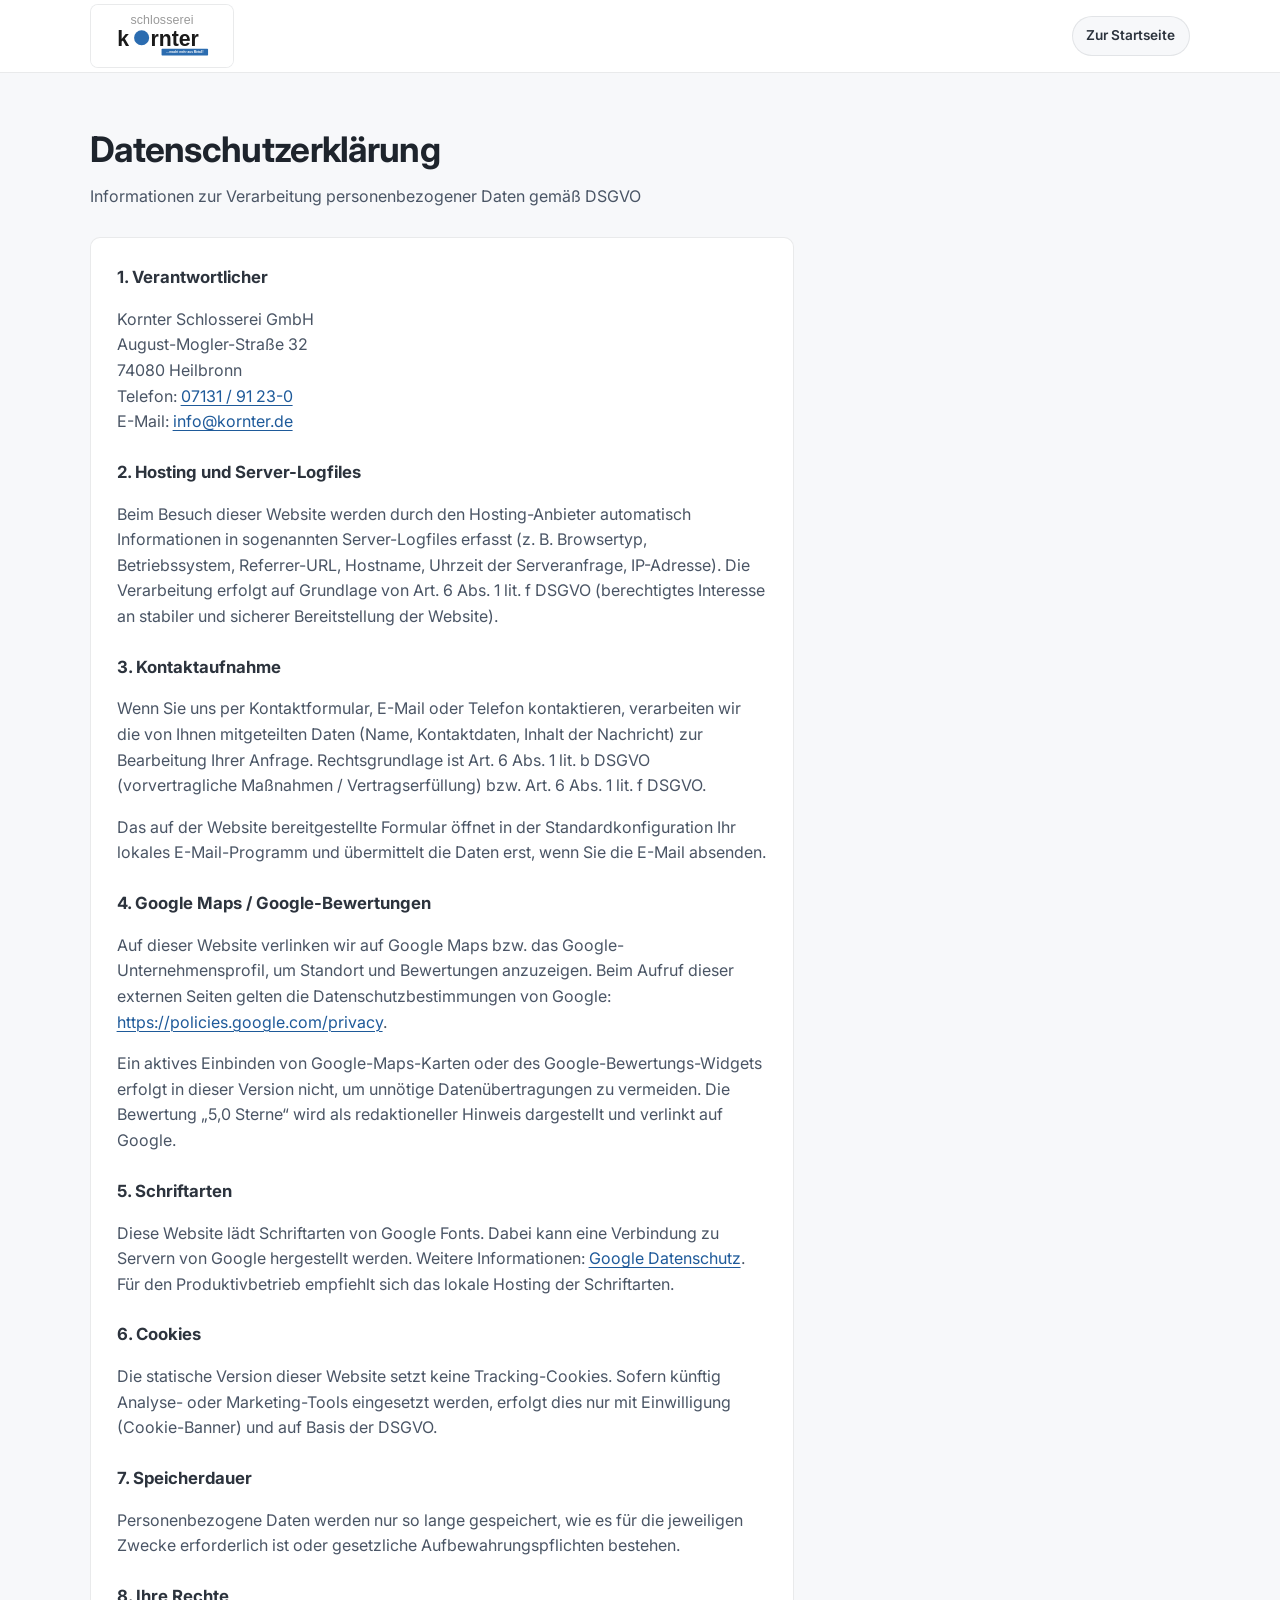
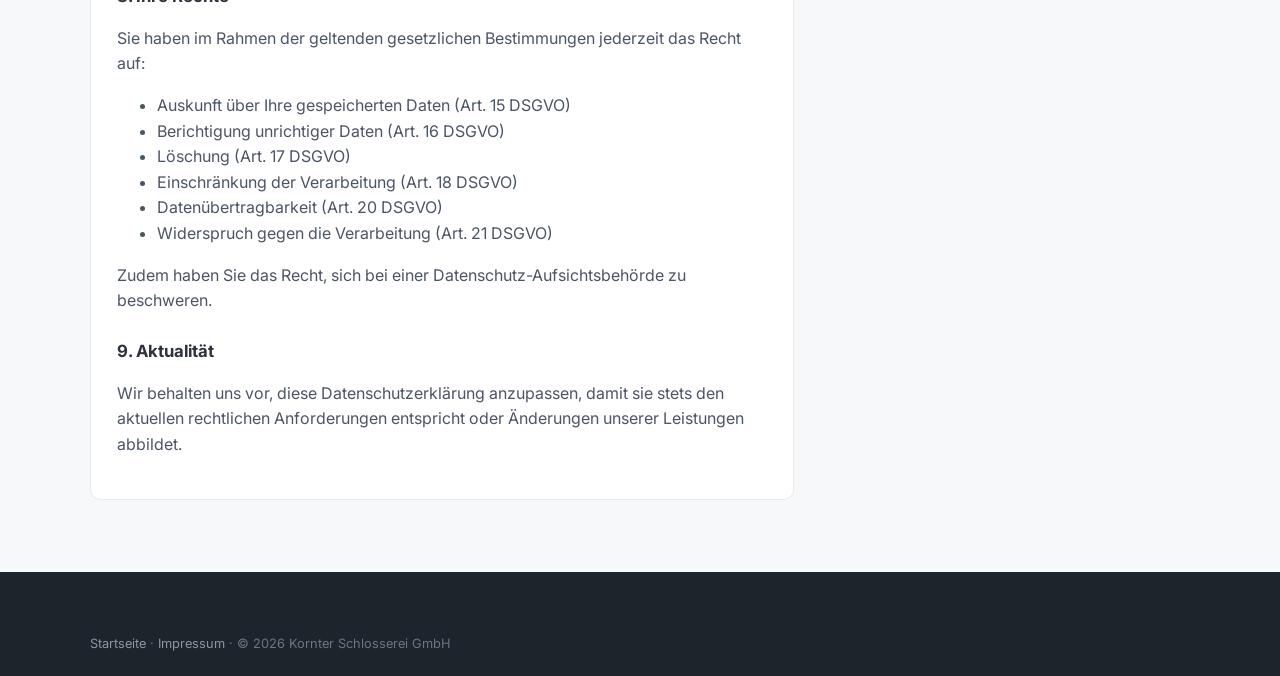
<file: datenschutz.html>
<!DOCTYPE html>
<html lang="de">
<head>
  <meta charset="utf-8" />
  <meta name="viewport" content="width=device-width, initial-scale=1" />
  <title>Datenschutz | Schlosserei Kornter Heilbronn</title>
  <meta name="robots" content="noindex" />
  <meta name="theme-color" content="#2f4f7a" />
  <link rel="icon" type="image/png" href="assets/logo.svg" sizes="32x32" />
  <link rel="apple-touch-icon" href="assets/logo.svg" />
  <link rel="preconnect" href="https://fonts.googleapis.com" />
  <link rel="preconnect" href="https://fonts.gstatic.com" crossorigin />
  <link href="https://fonts.googleapis.com/css2?family=Inter:wght@400;500;600;700&display=swap" rel="stylesheet" />
  <link rel="stylesheet" href="css/styles.css" />
</head>
<body class="legal-page">
  <header class="site-header">
    <div class="container header-inner">
      <a class="logo" href="index.html" aria-label="Schlosserei Kornter – Startseite">
        <img
          class="logo-img"
          src="assets/logo.svg"
          width="160"
          height="160"
          alt="schlosserei kornter – …macht mehr aus Metall!"
        />
      </a>
      <a class="btn btn-phone" href="index.html#kontakt">Zur Startseite</a>
    </div>
  </header>

  <main class="legal-main">
    <div class="container">
      <h1>Datenschutzerklärung</h1>
      <p class="lead">Informationen zur Verarbeitung personenbezogener Daten gemäß DSGVO</p>

      <div class="legal-content">
        <h2>1. Verantwortlicher</h2>
        <p>
          Kornter Schlosserei GmbH<br />
          August-Mogler-Straße 32<br />
          74080 Heilbronn<br />
          Telefon: <a href="tel:+49713191230">07131 / 91 23-0</a><br />
          E-Mail: <a href="mailto:info@kornter.de">info@kornter.de</a>
        </p>

        <h2>2. Hosting und Server-Logfiles</h2>
        <p>
          Beim Besuch dieser Website werden durch den Hosting-Anbieter automatisch Informationen in sogenannten Server-Logfiles erfasst
          (z.&nbsp;B. Browsertyp, Betriebssystem, Referrer-URL, Hostname, Uhrzeit der Serveranfrage, IP-Adresse).
          Die Verarbeitung erfolgt auf Grundlage von Art. 6 Abs. 1 lit. f DSGVO (berechtigtes Interesse an stabiler und sicherer Bereitstellung der Website).
        </p>

        <h2>3. Kontaktaufnahme</h2>
        <p>
          Wenn Sie uns per Kontaktformular, E-Mail oder Telefon kontaktieren, verarbeiten wir die von Ihnen mitgeteilten Daten
          (Name, Kontaktdaten, Inhalt der Nachricht) zur Bearbeitung Ihrer Anfrage.
          Rechtsgrundlage ist Art. 6 Abs. 1 lit. b DSGVO (vorvertragliche Maßnahmen / Vertragserfüllung) bzw. Art. 6 Abs. 1 lit. f DSGVO.
        </p>
        <p>
          Das auf der Website bereitgestellte Formular öffnet in der Standardkonfiguration Ihr lokales E-Mail-Programm
          und übermittelt die Daten erst, wenn Sie die E-Mail absenden.
        </p>

        <h2>4. Google Maps / Google-Bewertungen</h2>
        <p>
          Auf dieser Website verlinken wir auf Google Maps bzw. das Google-Unternehmensprofil, um Standort und Bewertungen anzuzeigen.
          Beim Aufruf dieser externen Seiten gelten die Datenschutzbestimmungen von Google:
          <a href="https://policies.google.com/privacy" target="_blank" rel="noopener noreferrer">https://policies.google.com/privacy</a>.
        </p>
        <p>
          Ein aktives Einbinden von Google-Maps-Karten oder des Google-Bewertungs-Widgets erfolgt in dieser Version nicht,
          um unnötige Datenübertragungen zu vermeiden. Die Bewertung „5,0 Sterne“ wird als redaktioneller Hinweis dargestellt
          und verlinkt auf Google.
        </p>

        <h2>5. Schriftarten</h2>
        <p>
          Diese Website lädt Schriftarten von Google Fonts. Dabei kann eine Verbindung zu Servern von Google hergestellt werden.
          Weitere Informationen: <a href="https://policies.google.com/privacy" target="_blank" rel="noopener noreferrer">Google Datenschutz</a>.
          Für den Produktivbetrieb empfiehlt sich das lokale Hosting der Schriftarten.
        </p>

        <h2>6. Cookies</h2>
        <p>
          Die statische Version dieser Website setzt keine Tracking-Cookies.
          Sofern künftig Analyse- oder Marketing-Tools eingesetzt werden, erfolgt dies nur mit Einwilligung (Cookie-Banner) und auf Basis der DSGVO.
        </p>

        <h2>7. Speicherdauer</h2>
        <p>
          Personenbezogene Daten werden nur so lange gespeichert, wie es für die jeweiligen Zwecke erforderlich ist
          oder gesetzliche Aufbewahrungspflichten bestehen.
        </p>

        <h2>8. Ihre Rechte</h2>
        <p>Sie haben im Rahmen der geltenden gesetzlichen Bestimmungen jederzeit das Recht auf:</p>
        <ul>
          <li>Auskunft über Ihre gespeicherten Daten (Art. 15 DSGVO)</li>
          <li>Berichtigung unrichtiger Daten (Art. 16 DSGVO)</li>
          <li>Löschung (Art. 17 DSGVO)</li>
          <li>Einschränkung der Verarbeitung (Art. 18 DSGVO)</li>
          <li>Datenübertragbarkeit (Art. 20 DSGVO)</li>
          <li>Widerspruch gegen die Verarbeitung (Art. 21 DSGVO)</li>
        </ul>
        <p>
          Zudem haben Sie das Recht, sich bei einer Datenschutz-Aufsichtsbehörde zu beschweren.
        </p>

        <h2>9. Aktualität</h2>
        <p>
          Wir behalten uns vor, diese Datenschutzerklärung anzupassen, damit sie stets den aktuellen rechtlichen Anforderungen entspricht
          oder Änderungen unserer Leistungen abbildet.
        </p>
      </div>
    </div>
  </main>

  <footer class="site-footer">
    <div class="container footer-bottom">
      <p>
        <a href="index.html">Startseite</a> ·
        <a href="impressum.html">Impressum</a> ·
        © <span id="year"></span> Kornter Schlosserei GmbH
      </p>
    </div>
  </footer>
  <script src="js/main.js"></script>
</body>
</html>
</file>
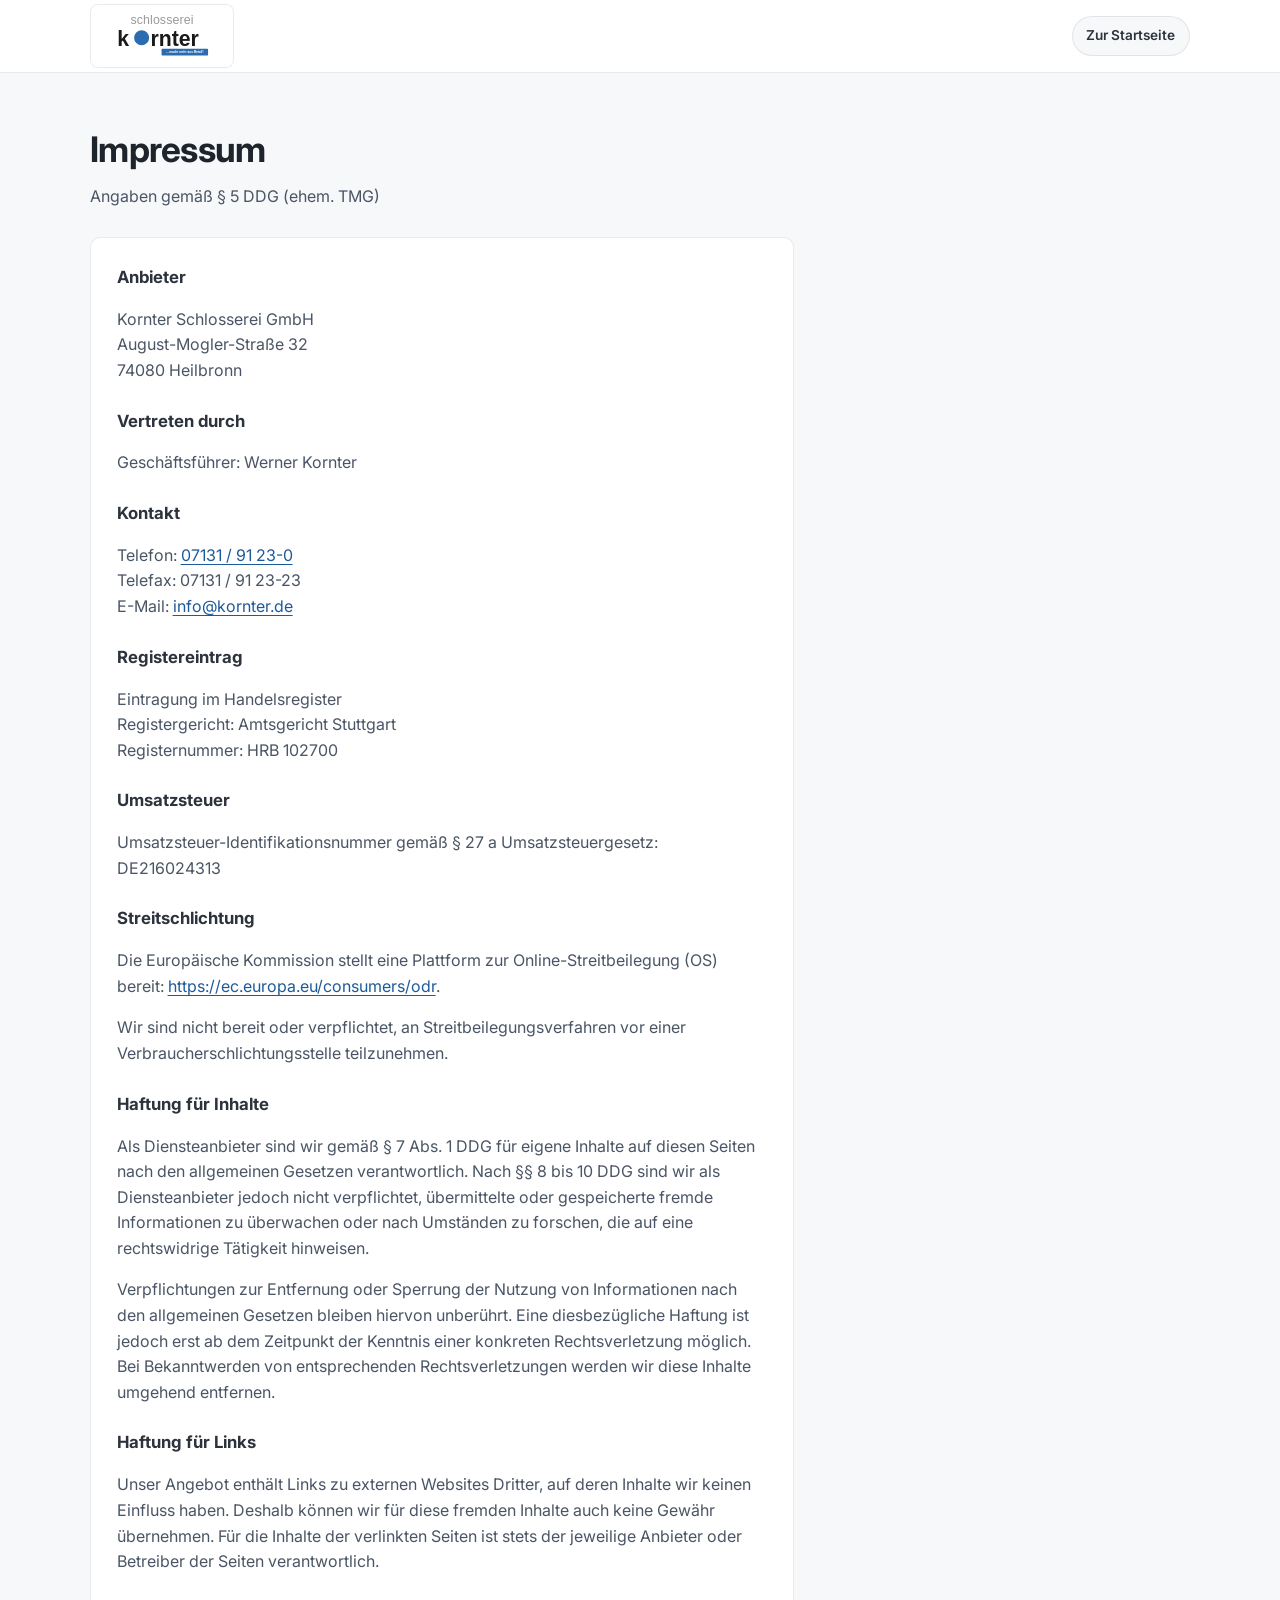
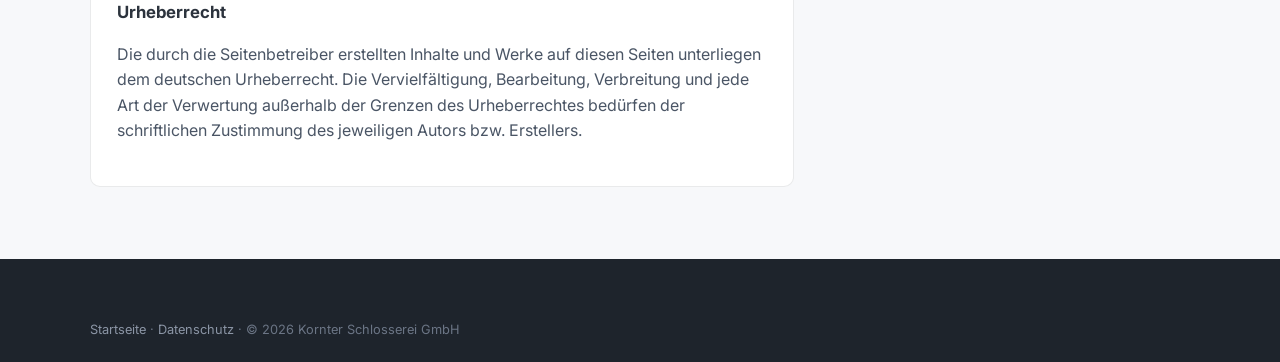
<file: impressum.html>
<!DOCTYPE html>
<html lang="de">
<head>
  <meta charset="utf-8" />
  <meta name="viewport" content="width=device-width, initial-scale=1" />
  <title>Impressum | Schlosserei Kornter Heilbronn</title>
  <meta name="robots" content="noindex" />
  <meta name="theme-color" content="#2f4f7a" />
  <link rel="icon" type="image/png" href="assets/logo.svg" sizes="32x32" />
  <link rel="apple-touch-icon" href="assets/logo.svg" />
  <link rel="preconnect" href="https://fonts.googleapis.com" />
  <link rel="preconnect" href="https://fonts.gstatic.com" crossorigin />
  <link href="https://fonts.googleapis.com/css2?family=Inter:wght@400;500;600;700&display=swap" rel="stylesheet" />
  <link rel="stylesheet" href="css/styles.css" />
</head>
<body class="legal-page">
  <header class="site-header">
    <div class="container header-inner">
      <a class="logo" href="index.html" aria-label="Schlosserei Kornter – Startseite">
        <img
          class="logo-img"
          src="assets/logo.svg"
          width="160"
          height="160"
          alt="schlosserei kornter – …macht mehr aus Metall!"
        />
      </a>
      <a class="btn btn-phone" href="index.html#kontakt">Zur Startseite</a>
    </div>
  </header>

  <main class="legal-main">
    <div class="container">
      <h1>Impressum</h1>
      <p class="lead">Angaben gemäß § 5 DDG (ehem. TMG)</p>

      <div class="legal-content">
        <h2>Anbieter</h2>
        <p>
          Kornter Schlosserei GmbH<br />
          August-Mogler-Straße 32<br />
          74080 Heilbronn
        </p>

        <h2>Vertreten durch</h2>
        <p>Geschäftsführer: Werner Kornter</p>

        <h2>Kontakt</h2>
        <p>
          Telefon: <a href="tel:+49713191230">07131 / 91 23-0</a><br />
          Telefax: 07131 / 91 23-23<br />
          E-Mail: <a href="mailto:info@kornter.de">info@kornter.de</a>
        </p>

        <h2>Registereintrag</h2>
        <p>
          Eintragung im Handelsregister<br />
          Registergericht: Amtsgericht Stuttgart<br />
          Registernummer: HRB 102700
        </p>

        <h2>Umsatzsteuer</h2>
        <p>
          Umsatzsteuer-Identifikationsnummer gemäß § 27 a Umsatzsteuergesetz:<br />
          DE216024313
        </p>

        <h2>Streitschlichtung</h2>
        <p>
          Die Europäische Kommission stellt eine Plattform zur Online-Streitbeilegung (OS) bereit:
          <a href="https://ec.europa.eu/consumers/odr" target="_blank" rel="noopener noreferrer">https://ec.europa.eu/consumers/odr</a>.
        </p>
        <p>
          Wir sind nicht bereit oder verpflichtet, an Streitbeilegungsverfahren vor einer Verbraucherschlichtungsstelle teilzunehmen.
        </p>

        <h2>Haftung für Inhalte</h2>
        <p>
          Als Diensteanbieter sind wir gemäß § 7 Abs. 1 DDG für eigene Inhalte auf diesen Seiten nach den allgemeinen Gesetzen verantwortlich.
          Nach §§ 8 bis 10 DDG sind wir als Diensteanbieter jedoch nicht verpflichtet, übermittelte oder gespeicherte fremde Informationen zu überwachen
          oder nach Umständen zu forschen, die auf eine rechtswidrige Tätigkeit hinweisen.
        </p>
        <p>
          Verpflichtungen zur Entfernung oder Sperrung der Nutzung von Informationen nach den allgemeinen Gesetzen bleiben hiervon unberührt.
          Eine diesbezügliche Haftung ist jedoch erst ab dem Zeitpunkt der Kenntnis einer konkreten Rechtsverletzung möglich.
          Bei Bekanntwerden von entsprechenden Rechtsverletzungen werden wir diese Inhalte umgehend entfernen.
        </p>

        <h2>Haftung für Links</h2>
        <p>
          Unser Angebot enthält Links zu externen Websites Dritter, auf deren Inhalte wir keinen Einfluss haben.
          Deshalb können wir für diese fremden Inhalte auch keine Gewähr übernehmen.
          Für die Inhalte der verlinkten Seiten ist stets der jeweilige Anbieter oder Betreiber der Seiten verantwortlich.
        </p>

        <h2>Urheberrecht</h2>
        <p>
          Die durch die Seitenbetreiber erstellten Inhalte und Werke auf diesen Seiten unterliegen dem deutschen Urheberrecht.
          Die Vervielfältigung, Bearbeitung, Verbreitung und jede Art der Verwertung außerhalb der Grenzen des Urheberrechtes
          bedürfen der schriftlichen Zustimmung des jeweiligen Autors bzw. Erstellers.
        </p>
      </div>
    </div>
  </main>

  <footer class="site-footer">
    <div class="container footer-bottom">
      <p>
        <a href="index.html">Startseite</a> ·
        <a href="datenschutz.html">Datenschutz</a> ·
        © <span id="year"></span> Kornter Schlosserei GmbH
      </p>
    </div>
  </footer>
  <script src="js/main.js"></script>
</body>
</html>
</file>
<file: css/styles.css>
@import url("styles-a.css");
@import url("styles-b.css");
</file>
